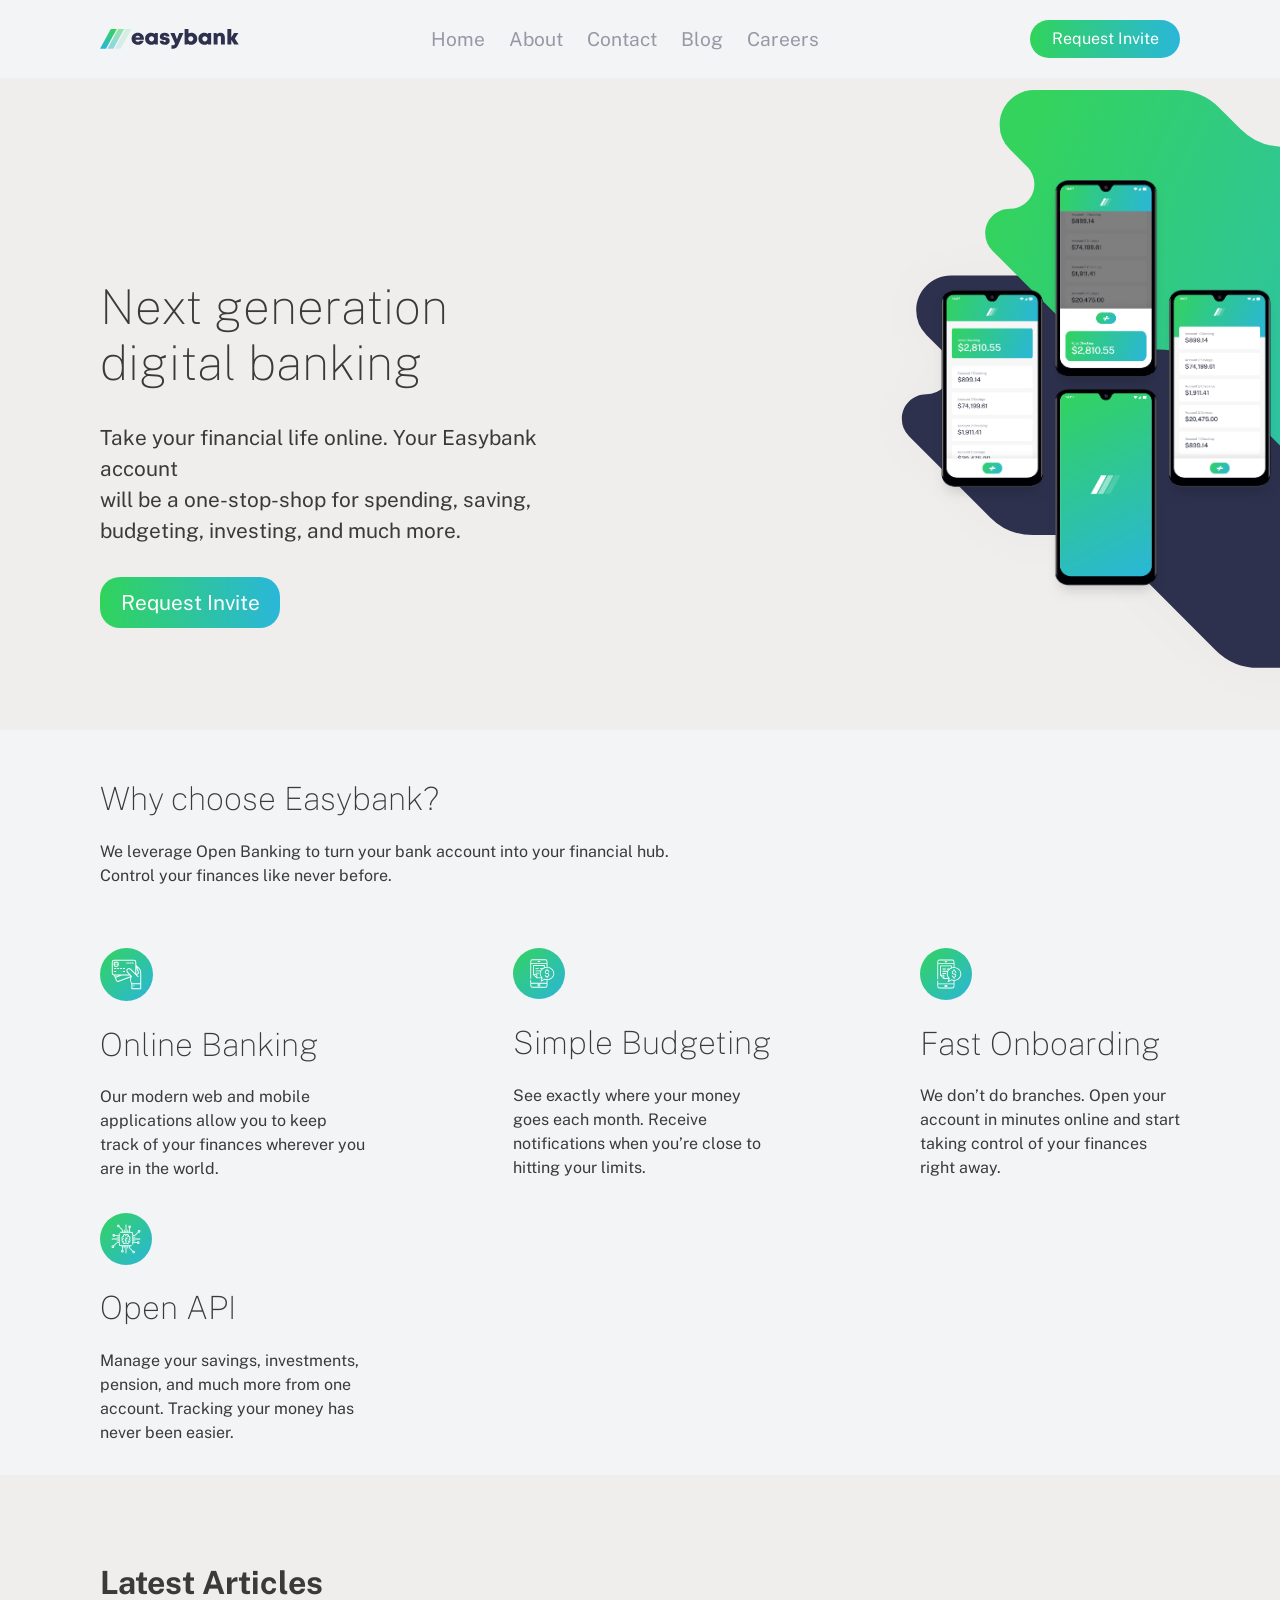
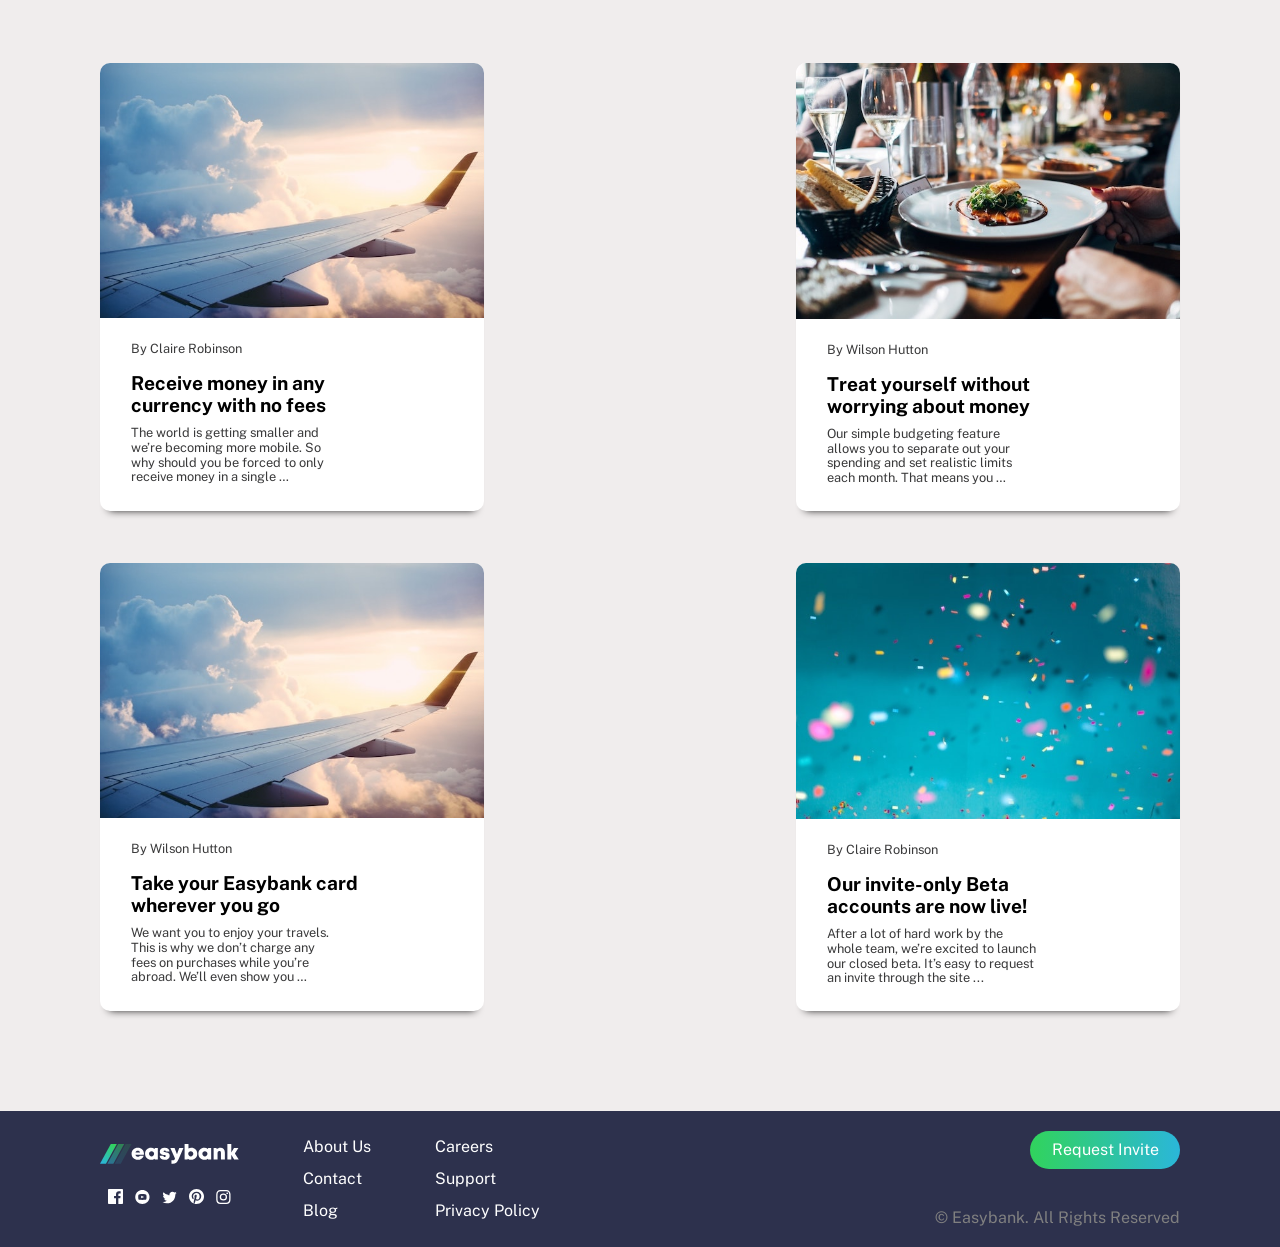
<file: index.html>
<!DOCTYPE html>
<html lang="en">

<head>
    <meta charset="UTF-8">
    <meta http-equiv="X-UA-Compatible" content="IE=edge">
    <meta name="viewport" content="width=device-width, initial-scale=1.0">
    <title>Document</title>
    <link rel="stylesheet" type="text/css" href="style.css">
    <link rel="stylesheet" href="normalize.css">
    <!-- <script src="easybank.js"></script> -->
</head>

<body>

    <!-- TOGGLE MENU -->
    <aside>
        <div id="toggle_main_container">
            <div id="toggle_container">
                <div id="toggle_btn">
                    <ul>
                        <li><a href="#">Home</a></li>
                        <li><a href="#">About</a></li>
                        <li><a href="#">Contact</a></li>
                        <li><a href="#">Blog</a></li>
                        <li><a href="#">Careers</a></li>
                    </ul>
                </div>
            </div>
        </div>
    </aside>

    <!-- NAV BAR -->
    <div class="gee">

        <header>
            <div id="nav_bar">
                <div id="nav_bar_content" class="margin_inline">
                    <img src="images/logo.svg" alt="logo">
                    <ul id="nav_list" class="hide_for_mobile">
                        <li><a href="#">Home</a></li>
                        <li><a href="#">About</a></li>
                        <li><a href="#">Contact</a></li>
                        <li><a href="#">Blog</a></li>
                        <li><a href="#">Careers</a></li>
                    </ul>
                    <p id="main_btn" class="hide_for_mobile">Request Invite</p>
                    <img id="toggle_btn" class="menu_btn" src="images/icon-hamburger.svg" alt="icon-hamburger">
                    <!-- <label for="menu_toggle">HHHH</label>
                    <input type="checkbox" id="menu_toggle"></input> -->
                </div>
            </div>
        </header>


        <!-- HERO PAGE -->

        <section id="hero_page" class="hero_font">
            <div id="hero_page_text_container" class="margin_inline">
                <h1>Next generation<br>digital banking</h1>
                <p>Take your financial life online. Your Easybank account<br>will be a one-stop-shop
                    for spending, saving,<br>budgeting, investing, and much more.
                </p>
                <button>
                    <p>Request Invite</p>
                </button>

            </div>
            <div id="hero_page_img">
                <span id="win">
                    <img id="hero_page_first_img" src="images/bg-intro-desktop.svg" alt="">
                </span>
                <img id="hero_page_second_img" src="images/image-mockups.png" alt="">
            </div>
        </section>

        <!-- THIRD SECTION -->

        <section id="third_section">
            <div id="third_section_container" class="margin_inline">
                <div class="first_container">
                    <h1>Why choose Easybank?</h1>
                    <p>We leverage Open Banking to turn your bank account into your financial hub.<br>Control
                        your
                        finances
                        like never before. </p>
                </div>
                <div id="third_section_flex_container">
                    <div class="online_banking font">
                        <img src="images/icon-online.svg" alt="online_icon">
                        <h1>Online Banking</h1>
                        <p>
                            Our modern web and mobile<br>applications allow you to keep<br>track of your
                            finances
                            wherever you<br>are in the world.
                        </p>
                    </div>
                    <div class="simple_budgeting font">
                        <img src="images/icon-budgeting.svg" alt="budgeting_icon">
                        <h1>Simple Budgeting</h1>
                        <p>
                            See exactly where your money<br>goes each month. Receive<br>notifications when
                            you’re
                            close to<br>hitting your limits.
                        </p>
                    </div>
                    <div class="fast_onboarding font">
                        <img src="images/icon-budgeting.svg" alt="online_icon">
                        <h1>Fast Onboarding</h1>
                        <p>
                            We don’t do branches. Open your<br>account in minutes online and start<br>taking
                            control
                            of your finances<br>right away.
                        </p>
                    </div>
                    <div class="open_api font">
                        <img src="images/icon-api.svg" alt="online_icon">
                        <h1> Open API</h1>
                        <p>
                            Manage your savings, investments,<br>pension, and much more from one<br>account.
                            Tracking
                            your money has<br>never been easier.
                        </p>
                    </div>
                </div>
            </div>
        </section>

        <!-- LATEST ARTICLES -->

        <section id="fourth_section" class="margin_inline">
            <h1>Latest Articles</h1>
            <div id="fourth_section_flex">
                <div class="container-flex bug_2">
                    <img class="img" src="images/image-plane.jpg" alt="currency_image">
                    <div class="container_text">
                        <p class="title">By Claire Robinson</p>
                        <h3><a href="#">Receive money in any<br>currency with no fees</a></h3>
                        <p>
                            The world is getting smaller and<br>we’re becoming more mobile. So<br>why should you
                            be
                            forced to only<br>receive money in a single …
                        </p>
                    </div>
                </div>
                <div class="container-flex  bug_1">
                    <img class="img" src="images/image-restaurant.jpg" alt="restaurant_image">
                    <div class="container_text">
                        <p class="title">By Wilson Hutton</p>
                        <h3><a href="#">Treat yourself without<br>worrying about money</a></h3>
                        <p>
                            Our simple budgeting feature<br>allows you to separate out your<br>spending and set
                            realistic limits<br>each month. That means you …
                        </p>
                    </div>
                </div>
                <div class="container-flex margin_top">
                    <img class="img" src="images/image-plane.jpg" alt="plane-image">
                    <div class="container_text">
                        <p class="title">By Wilson Hutton</p>
                        <h3><a href="#">Take your Easybank card<br>wherever you go</a></h3>
                        <p>
                            We want you to enjoy your travels.<br>This is why we don’t charge any<br>fees on
                            purchases
                            while you’re<br>abroad. We’ll even show you …
                        </p>
                    </div>
                </div>
                <div class="container-flex margin_top">
                    <img class="img" src="images/image-confetti.jpg" alt="confetti-image">
                    <div class="container_text">
                        <p class="title">By Claire Robinson</p>
                        <h3><a href="#">Our invite-only Beta<br>accounts are now live!</a></h3>
                        <p>
                            After a lot of hard work by the<br>whole team, we’re excited to launch<br>our closed
                            beta.
                            It’s easy to request<br>an invite through the site ...
                        </p>
                    </div>
                </div>
            </div>
        </section>

        <!-- FOOTER -->

        <footer>
            <div id="footer_main_container" class="margin_inline">
                <div class="footer_left">
                    <div class="box_1">
                        <img src="images/logo-dark.svg" alt="logo">
                        <div class="icons">
                            <img class="gap_for_icons" src="images/icon-facebook.svg" alt="facebook_icon">
                            <img class="gap_for_icons" src="images/icon-youtube.svg" alt="youtube_icon">
                            <img class="gap_for_icons" src="images/icon-twitter.svg" alt="twitter_icon">
                            <img class="gap_for_icons" src="images/icon-pinterest.svg" alt="pinterest_icon">
                            <img class="gap_for_icons" src="images/icon-instagram.svg" alt="instagram_icon">
                        </div>
                    </div>
                    <div class="box_2">
                        <p>About Us</p>
                        <p>Contact</p>
                        <p>Blog</p>
                    </div>
                    <div class="box_3">
                        <p>Careers</p>
                        <p>Support</p>
                        <p>Privacy Policy</p>
                    </div>
                </div>
                <div class="footer_right">
                    <p id="main_btn" class="footer_main_btn">Request Invite</p>
                    <p class="copywright">© Easybank. All Rights Reserved</p>
                </div>
            </div>
        </footer>

    </div>

</body>

</html>
</file>
<file: style.css>
@import url('https://fonts.googleapis.com/css2?family=Alata&family=Inter:wght@300&family=Josefin+Sans:wght@200;300;400&family=Lato&family=Overpass:wght@300;400&family=PT+Sans&family=Playfair+Display:wght@500&family=Prata&family=Public+Sans:wght@300&family=Ubuntu&display=swap');

* {
    margin: 0;
    padding: 0;
    list-style-type: none;
    box-sizing: border-box;
}

.fee {
    overflow: hidden;
}

.gee {
    overflow: hidden;
}

body {
    background-color: (0, 0%, 100%);
    color: hsl(240, 1%, 23%);
    background-color: rgb(240, 237, 237);
    font-family: 'Public Sans', sans-serif;
}

#toggle_btn {
    display: none;
}

.margin_inline {
    margin-right: 100px;
    margin-left: 100px;
}


/* NAV BAR */

header {
    background-color: hsl(220, 16%, 96%);
    padding-top: 20px;
    padding-bottom: 20px;
    position: fixed;
    width: 100%;
    top: 0;
    z-index: 10;
}

#nav_bar_content {
    display: flex;
    justify-content: space-between;
    align-items: center;
}

#nav_list li {
    display: inline;
    margin-right: 20px;
}

#nav_list li {
    list-style-type: none;
}

#nav_list li a {
    text-decoration: none;
    color: hsl(233, 8%, 62%);
    font-size: 1.2em;
}

button {
    text-align: center;
    width: 180px;
    padding-left: 10px;
    padding-right: 10px;
    padding-top: 10px;
    padding-bottom: 10px;
    border-radius: 20px;
    color: white;
    cursor: pointer;
    border: none;
    background-image: linear-gradient(to right, hsl(136, 65%, 51%), hsl(192, 70%, 51%));
}

/* HERO PAGE */

#hero_page {
    margin-top: 20vh;
    display: flex;
    align-items: center;
    justify-content: space-between;
    height: 50vh;
}

#hero_page_text_container {
    flex-basis: 40%;
    margin-top: 65px;
}

#hero_page_text_container h1 {
    font-weight: 100;
    font-size: 3em;
}

#hero_page_text_container p {
    font-size: 1.3em;
    line-height: 1.5;
}

#hero_page button {
    margin-top: 30px;
}

#hero_page_img {
    flex-basis: 60%;
}

#hero_page_img {
    margin-right: -27vw;
    /* margin-top: -130px; */
}

#hero_page_first_img {
    width: 60vw;
}

#hero_page_second_img {
    position: absolute;
    /* right: -170px; */
    right: 1px;
    top: 20vh;
    z-index: 1;
    width: 27vw;
}

/* THIRD SECTION */

#third_section {
    margin-top: 100px;
    background-color: hsl(220, 16%, 96%);
    padding-top: 30px;
    padding-bottom: 30px;
}

#third_section p {
    line-height: 1.5;
    color: hsl(240, 1%, 23%);
}

#third_section img {
    width: 20%;
}

#third_section h1 {
    font-weight: 100;
}

#third_section_flex_container {
    margin-top: 60px;
    display: flex;
    justify-content: space-between;
    flex-wrap: wrap;
}

/* LATEST ARTICLES */

#fourth_section {
    margin-top: 10vh;
    padding-bottom: 15vh;
}

#fourth_section_flex {
    display: flex;
    justify-content: space-between;
    align-items: stretch;
    gap: 2em;
    color: hsl(240, 1%, 23%);
}

.img {
    width: 100%;
    border-top-left-radius: 10px;
    border-top-right-radius: 10px;
}

.container-flex {
    background-color: white;
    border-radius: 10px;
    padding-bottom: 25px;
    box-shadow: 0 8px 9px -9px black;
}

.container_text {
    margin-left: 8%;
    margin-top: 20px;
}

.container_text h3 a {
    color: black;
    text-decoration: none;
}

.container_text h3 {
    font-size: 1.2em;
    margin-top: 15px;
    font-weight: 700;
}

.container_text p {
    font-size: .8em;
    margin-top: 10px;
}

p.title {
    font-size: .8em;
}

/* FOOTER */

footer {
    background-color: hsl(233, 26%, 24%);
    color: white;
    padding-top: 20px;
    padding-bottom: 20px;
}

.copywright {
    color: grey;
}

.footer_logo {
    background: white;
}

.gap_for_icons {
    margin-left: .5em;
    width: 15px;
    cursor: pointer;
}

#footer_main_container {
    display: flex;
    justify-content: space-between;
}

.footer_left {
    display: flex;
    gap: 5vw;
    justify-content: space-between;
    align-items: center;
}

.box_2,
.box_3 {
    line-height: 2;
}

.box_1 {
    line-height: 2.5;
}

.footer_right {
    display: flex;
    flex-direction: column;
    justify-content: space-between;
}

#main_btn {
    color: white;
    text-align: center;
    width: 150px;
    padding-left: 10px;
    padding-right: 10px;
    padding-top: 10px;
    padding-bottom: 10px;
    border-radius: 20px;
    cursor: pointer;
    background-image: linear-gradient(to right, hsl(136, 65%, 51%), hsl(192, 70%, 51%));
}

.footer_main_btn {
    align-self: flex-end;
}

/* HOVER */

#main_btn:hover,
button:hover {
    background-image: linear-gradient(to right, hsl(136, 64%, 66%), hsl(193, 55%, 68%));
}

.box_2 p:hover,
.box_3 p:hover {
    color: rgb(8, 238, 27);
    cursor: pointer;
}

#nav_list li a:hover {
    border-bottom: 4px solid rgb(8, 238, 27);
    padding-bottom: 25px;
}

.container_text h3 a:hover {
    color: rgb(8, 238, 27);
    cursor: pointer;
}


@media all and (max-width: 1300px) {
    #third_section_flex_container {
        gap: 2em;
    }

    #fourth_section {
        margin-top: 10vh;
        padding-bottom: 50px;
    }

    #fourth_section_flex {
        display: flex;
        flex-direction: row;
        flex-wrap: wrap;
        gap: 2em;
        color: hsl(240, 1%, 23%);
    }

    #fourth_section h1 {
        padding-bottom: 40px;
    }

    #fourth_section {
        padding-bottom: 100px;
    }

    #fourth_section_flex div {
        width: 30vw;
    }

    .margin_top {
        margin-top: 20px;
    }

    .img {
        width: 100%;
        border-top-left-radius: 10px;
        border-top-right-radius: 10px;
    }

    .container-flex {
        background-color: white;
        border-radius: 10px;
        padding-bottom: 25px;
    }

}

@media all and (max-width: 940px) {

    body {
        font-size: .8em;
    }

    /* TOGGLE MENU */

    /* label {
        color: black;
        cursor: pointer;
        display: inline-block;
    }

    #menu_toggle {
        display: none;
    }

    #menu_toggle:checked+#toggle_main_container {
        margin-left: 10px;
    } */

    #toggle_main_container {
        display: flex;
        justify-content: center;
        position: fixed;
        top: 80px;
        z-index: 10;
    }

    aside {
        display: none;
        justify-content: center;

    }

    #toggle_container {
        border-radius: 10px;
        background-color: white;
        padding-top: 30px;
        padding-bottom: 30px;
        width: 80vw;
        text-align: center;
        font-size: 1.5em;
    }

    #toggle_btn ul li {
        list-style-type: none;
        padding: 0;
    }

    #toggle_btn li a {
        text-decoration: none;
        line-height: 2.2;
        color: hsl(240, 1%, 23%);
    }

    #toggle_btn {
        display: inline;
        width: 36px;
        cursor: pointer;

    }

    #toggle_btn:hover~aside {
        display: flex;
    }

    /* #toggle_btn:hover+#hero_page {
        display: none;
    } */

    .hide_for_mobile {
        display: none;
    }

    #footer_main_container {
        font-size: .8em;
    }

    .footer_logo {
        width: 12vw;
    }

    .gap_for_icons {
        width: 10px;
    }

    .footer_left {
        gap: 3vw;
    }

    .box_2,
    .box_3 {
        font-size: .8em;
    }

    .footer_right {
        display: flex;
        flex-direction: column;
        justify-content: space-between;
    }

    #main_btn {
        color: white;
        text-align: center;
        width: 80px;
        padding-left: 10px;
        padding-right: 10px;
        padding-top: 5px;
        padding-bottom: 5px;
        border-radius: 20px;
        background-image: linear-gradient(to right, hsl(136, 65%, 51%), hsl(192, 70%, 51%));
    }

    p.footer_main_btn {
        font-size: .7em;
    }

    .copywright {
        font-size: .8em;
    }
}

@media all and (max-width: 700px) {
    .margin_inline {
        margin-right: 50px;
        margin-left: 50px;
    }

    #toggle_container {
        font-size: 1em;
    }

    .container_text h3 {
        font-size: .9em;
    }

    #fourth_section {
        padding-bottom: 100px;
    }

    #fourth_section_flex {
        display: flex;
        flex-direction: row;
        flex-wrap: wrap;
        align-items: center;
        align-content: center;
        gap: 2px;
        color: hsl(240, 1%, 23%);
    }

    #fourth_section h1 {
        text-align: center;
        padding-bottom: 1em;
    }

    #fourth_section_flex div {
        width: 41vw;
    }

    .bug_1 {
        margin-top: 20px;
    }

    .bug_2 {
        margin-top: 17px;
    }

}

@media all and (max-width: 620px) {
    #hero_page {
        margin-top: 28vh;
        display: flex;
        flex-direction: column;
        align-items: center;
        justify-content: space-between;
        height: 10%;
    }

    #hero_page_text_container {
        flex-basis: 40%;
        padding-top: 45%;
        text-align: center;
        /* padding-bottom: 30vh; */
    }

    #hero_page_text_container h1 {
        font-weight: 100;
        font-size: 3em;
    }

    #hero_page_text_container p {
        font-size: 1.3em;
        line-height: 1.5;
    }

    #hero_page button {
        margin-top: 30px;
    }

    #hero_page_img {
        flex-basis: 60%;
    }

    #hero_page_img {
        margin-right: 5%;
        /* margin-top: -150px; */
        position: absolute;
        z-index: -1;
    }

    #hero_page_first_img {
        width: 100vw;
        margin-top: -27vh;
    }

    #hero_page_second_img {
        /* position: absolute; */
        /* right: -170px; */
        margin-right: 20%;
        margin-top: -37vh;
        z-index: 1;
        width: 50%;
    }

    .first_container {
        text-align: center;
    }
}

@media all and (max-width: 614px) {
    #fourth_section_flex {
        display: flex;
        flex-direction: row;
        flex-wrap: wrap;
        gap: 2px;
        color: hsl(240, 1%, 23%);
    }

    #fourth_section_flex div {
        width: 40vw;
    }

    .margin_top {
        margin-top: 20px;
    }
}

@media all and (max-width: 540px) {
    #third_section {
        margin-top: 100px;
        background-color: hsl(220, 16%, 96%);
        padding-top: 30px;
        padding-bottom: 30px;
    }

    #third_section p {
        line-height: 1.5;
        color: hsl(240, 1%, 23%);
    }

    #third_section img {
        width: 15%;
    }

    #third_section h1 {
        font-weight: 100;
    }

    #third_section_flex_container {
        margin-top: 60px;
        text-align: center;
        font-size: 1.3em;
    }

    #third_section_flex_container>* {
        width: 100%;
    }

    #fourth_section_flex {
        display: flex;
        flex-direction: column;
    }

    #fourth_section_flex div {
        width: 100%;
        align-items: center;
        justify-items: center;
    }

    .container_text {
        margin-left: 0px;
        text-align: center;
    }

    .container_text h3 {
        font-size: 1.3em;
    }

    .container_text p {
        font-size: 1em;
    }

    p.title {
        font-size: .8em;
    }

    #footer_main_container {
        flex-direction: column;
        gap: 1.5em;
        font-size: 1.3em;
        text-align: center;
        margin-top: 10px;
    }

    .footer_logo {
        width: 136px;
    }

    .icons>* {
        width: 20px;
    }

    .footer_left {
        flex-direction: column;
        align-items: center;
    }

    .footer_right {
        display: flex;
        gap: 2em;
    }

    .footer_main_btn {
        align-self: center;
    }

    #main_btn {
        color: white;
        text-align: center;
        width: 160px;
        padding-left: 10px;
        padding-right: 10px;
        padding-top: 10px;
        padding-bottom: 10px;
        border-radius: 20px;
        background-image: linear-gradient(to right, hsl(136, 65%, 51%), hsl(192, 70%, 51%));
    }
}

@media all and (max-width: 700px) {

    .hero_font {
        font-size: .8em;
    }

    .font {
        font-size: .7em;
    }
}

@media all and (max-width: 417px) {
    .hero_font {
        font-size: .7em;
    }
}

@media all and (max-width: 450px){
    .margin_inline {
        margin-right: 25px;
        margin-left: 25px;
    }
}

@media all and (max-width: 377px) {

    .margin_inline {
        margin-right: 20px;
        margin-left: 20px;
    }

    .hero_font {
        font-size: .6em;
    }

    .font {
        font-size: .6em;
    }

    .first_container {
        font-size: .8em;
    }

}
</file>
